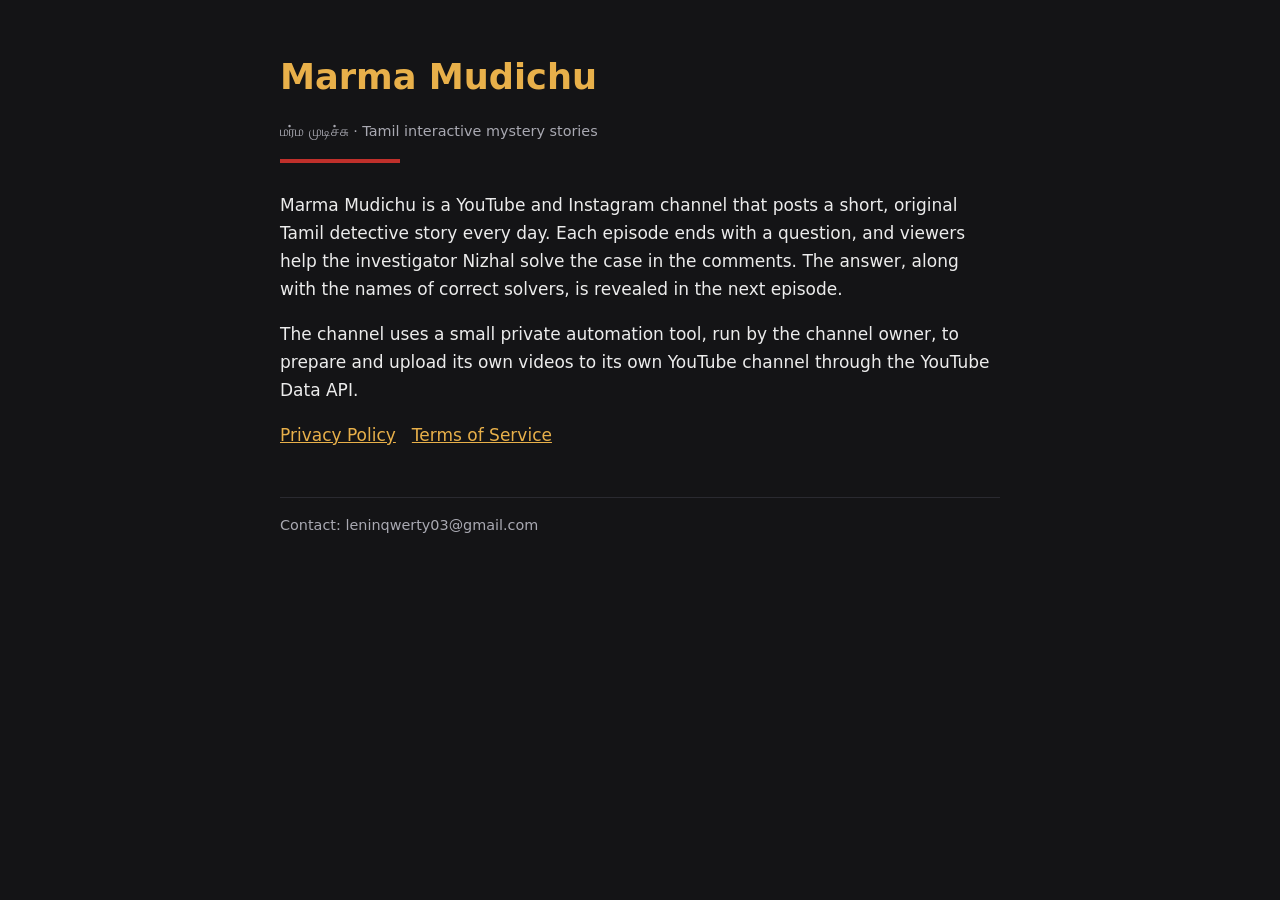
<file: index.html>
<!doctype html><html lang="en"><head><meta charset="utf-8"><meta name="viewport" content="width=device-width,initial-scale=1">
<title>Marma Mudichu</title><link rel="stylesheet" href="style.css"></head><body><main>
<h1>Marma Mudichu</h1><p class="muted">மர்ம முடிச்சு · Tamil interactive mystery stories</p><div class="bar"></div>
<p>Marma Mudichu is a YouTube and Instagram channel that posts a short, original Tamil detective story every day. Each episode ends with a question, and viewers help the investigator Nizhal solve the case in the comments. The answer, along with the names of correct solvers, is revealed in the next episode.</p>
<p>The channel uses a small private automation tool, run by the channel owner, to prepare and upload its own videos to its own YouTube channel through the YouTube Data API.</p>
<nav><a href="privacy.html">Privacy Policy</a><a href="terms.html">Terms of Service</a></nav>
<footer>Contact: leninqwerty03@gmail.com</footer></main></body></html>
</file>
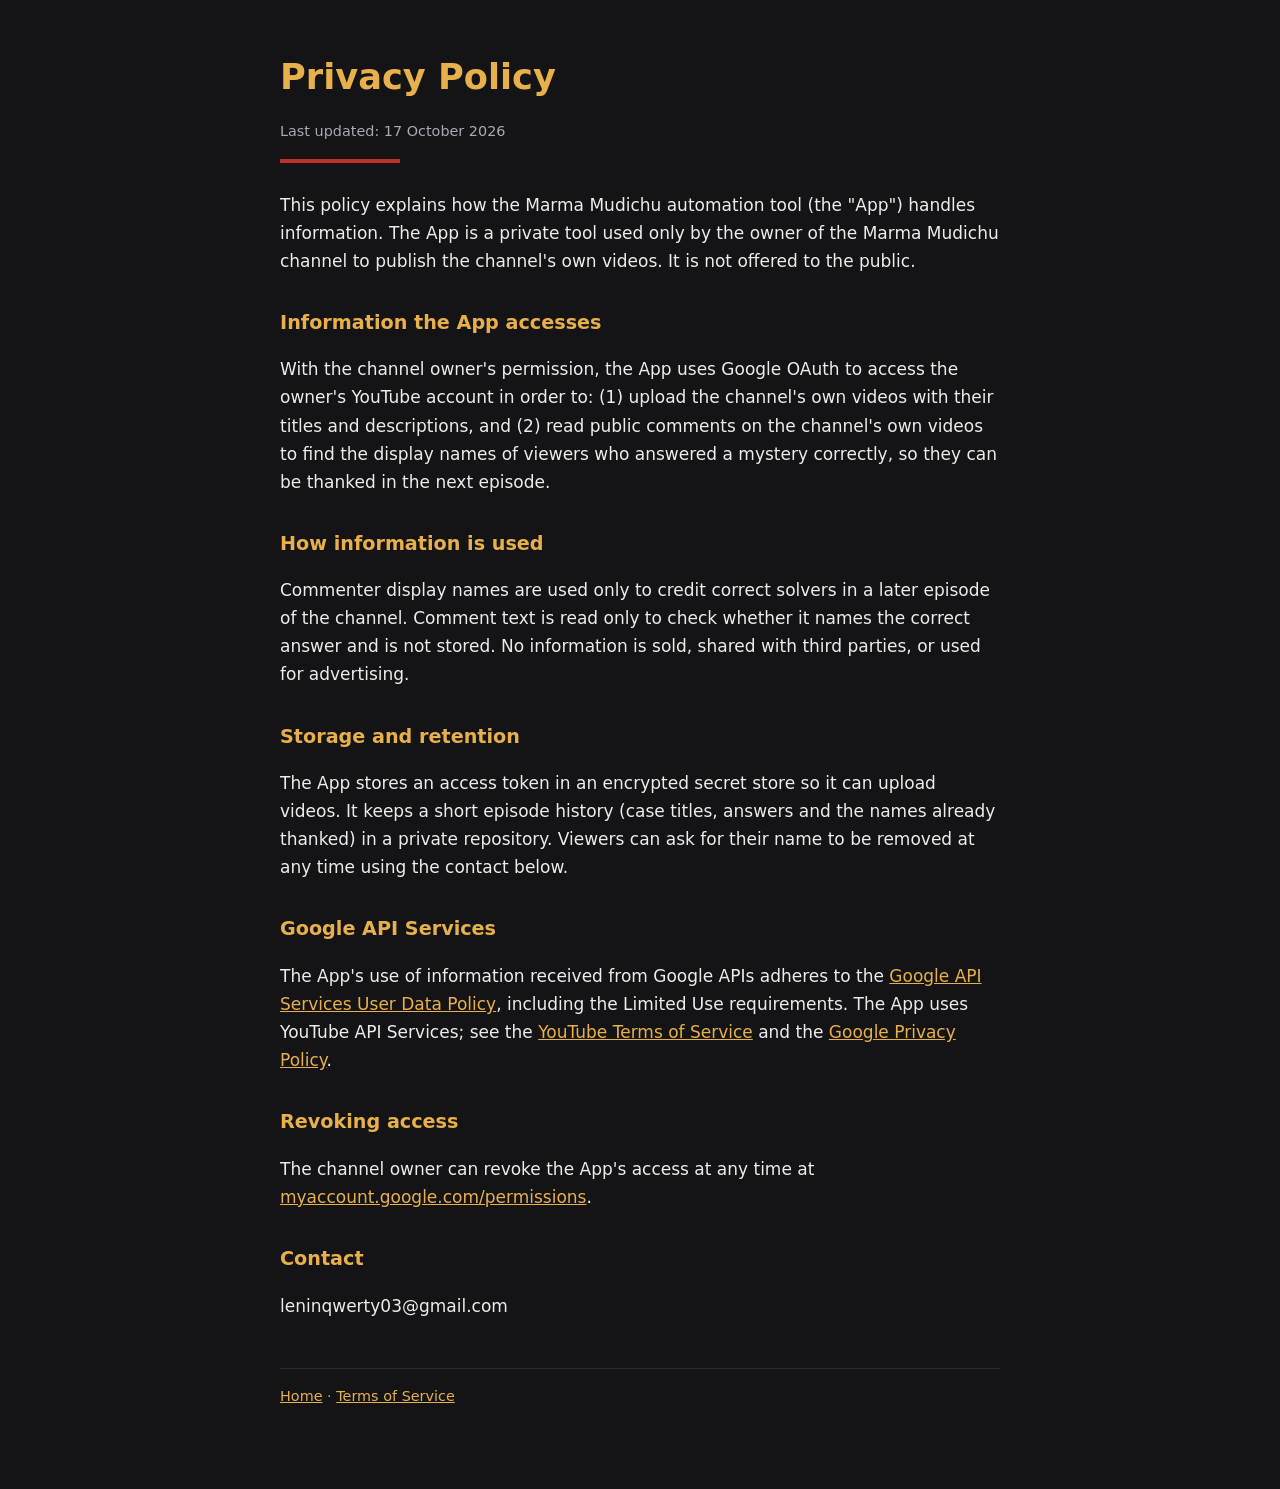
<file: privacy.html>
<!doctype html><html lang="en"><head><meta charset="utf-8"><meta name="viewport" content="width=device-width,initial-scale=1">
<title>Privacy Policy · Marma Mudichu</title><link rel="stylesheet" href="style.css"></head><body><main>
<h1>Privacy Policy</h1><p class="muted">Last updated: 17 October 2026</p><div class="bar"></div>
<p>This policy explains how the Marma Mudichu automation tool (the "App") handles information. The App is a private tool used only by the owner of the Marma Mudichu channel to publish the channel's own videos. It is not offered to the public.</p>
<h2>Information the App accesses</h2>
<p>With the channel owner's permission, the App uses Google OAuth to access the owner's YouTube account in order to: (1) upload the channel's own videos with their titles and descriptions, and (2) read public comments on the channel's own videos to find the display names of viewers who answered a mystery correctly, so they can be thanked in the next episode.</p>
<h2>How information is used</h2>
<p>Commenter display names are used only to credit correct solvers in a later episode of the channel. Comment text is read only to check whether it names the correct answer and is not stored. No information is sold, shared with third parties, or used for advertising.</p>
<h2>Storage and retention</h2>
<p>The App stores an access token in an encrypted secret store so it can upload videos. It keeps a short episode history (case titles, answers and the names already thanked) in a private repository. Viewers can ask for their name to be removed at any time using the contact below.</p>
<h2>Google API Services</h2>
<p>The App's use of information received from Google APIs adheres to the <a href="https://developers.google.com/terms/api-services-user-data-policy">Google API Services User Data Policy</a>, including the Limited Use requirements. The App uses YouTube API Services; see the <a href="https://www.youtube.com/t/terms">YouTube Terms of Service</a> and the <a href="https://policies.google.com/privacy">Google Privacy Policy</a>.</p>
<h2>Revoking access</h2>
<p>The channel owner can revoke the App's access at any time at <a href="https://myaccount.google.com/permissions">myaccount.google.com/permissions</a>.</p>
<h2>Contact</h2><p>leninqwerty03@gmail.com</p>
<footer><a href="index.html">Home</a> · <a href="terms.html">Terms of Service</a></footer></main></body></html>
</file>
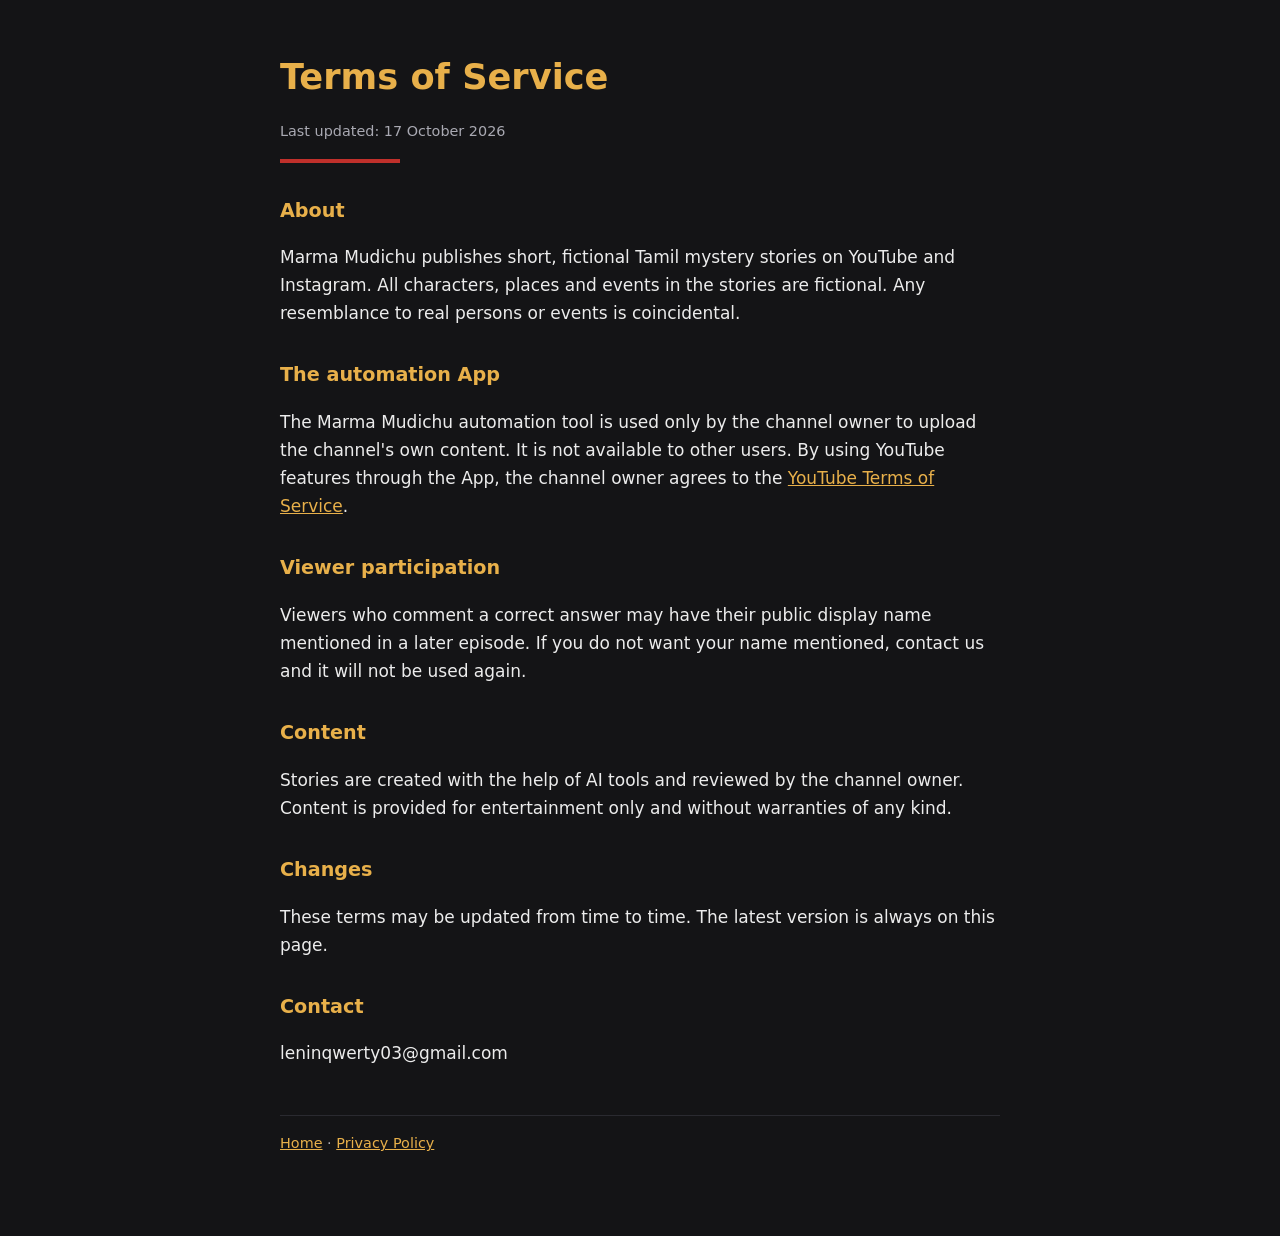
<file: terms.html>
<!doctype html><html lang="en"><head><meta charset="utf-8"><meta name="viewport" content="width=device-width,initial-scale=1">
<title>Terms of Service · Marma Mudichu</title><link rel="stylesheet" href="style.css"></head><body><main>
<h1>Terms of Service</h1><p class="muted">Last updated: 17 October 2026</p><div class="bar"></div>
<h2>About</h2><p>Marma Mudichu publishes short, fictional Tamil mystery stories on YouTube and Instagram. All characters, places and events in the stories are fictional. Any resemblance to real persons or events is coincidental.</p>
<h2>The automation App</h2><p>The Marma Mudichu automation tool is used only by the channel owner to upload the channel's own content. It is not available to other users. By using YouTube features through the App, the channel owner agrees to the <a href="https://www.youtube.com/t/terms">YouTube Terms of Service</a>.</p>
<h2>Viewer participation</h2><p>Viewers who comment a correct answer may have their public display name mentioned in a later episode. If you do not want your name mentioned, contact us and it will not be used again.</p>
<h2>Content</h2><p>Stories are created with the help of AI tools and reviewed by the channel owner. Content is provided for entertainment only and without warranties of any kind.</p>
<h2>Changes</h2><p>These terms may be updated from time to time. The latest version is always on this page.</p>
<h2>Contact</h2><p>leninqwerty03@gmail.com</p>
<footer><a href="index.html">Home</a> · <a href="privacy.html">Privacy Policy</a></footer></main></body></html>
</file>
<file: style.css>
:root{--bg:#141416;--fg:#ececec;--muted:#a9a9b2;--amber:#e8b04a;--red:#c0302b}
*{box-sizing:border-box}body{margin:0;background:var(--bg);color:var(--fg);font:17px/1.65 system-ui,-apple-system,"Segoe UI",Roboto,"Noto Sans Tamil",sans-serif}
main{max-width:760px;margin:0 auto;padding:48px 20px 80px}h1{color:var(--amber);font-size:2.2rem;margin:0 0 4px}
h2{color:var(--amber);font-size:1.2rem;margin-top:2rem}.bar{width:120px;height:4px;background:var(--red);margin:12px 0 28px}
a{color:var(--amber)}p.muted,footer{color:var(--muted);font-size:.9rem}footer{margin-top:48px;border-top:1px solid #2a2a30;padding-top:16px}
nav a{margin-right:16px}
</file>
